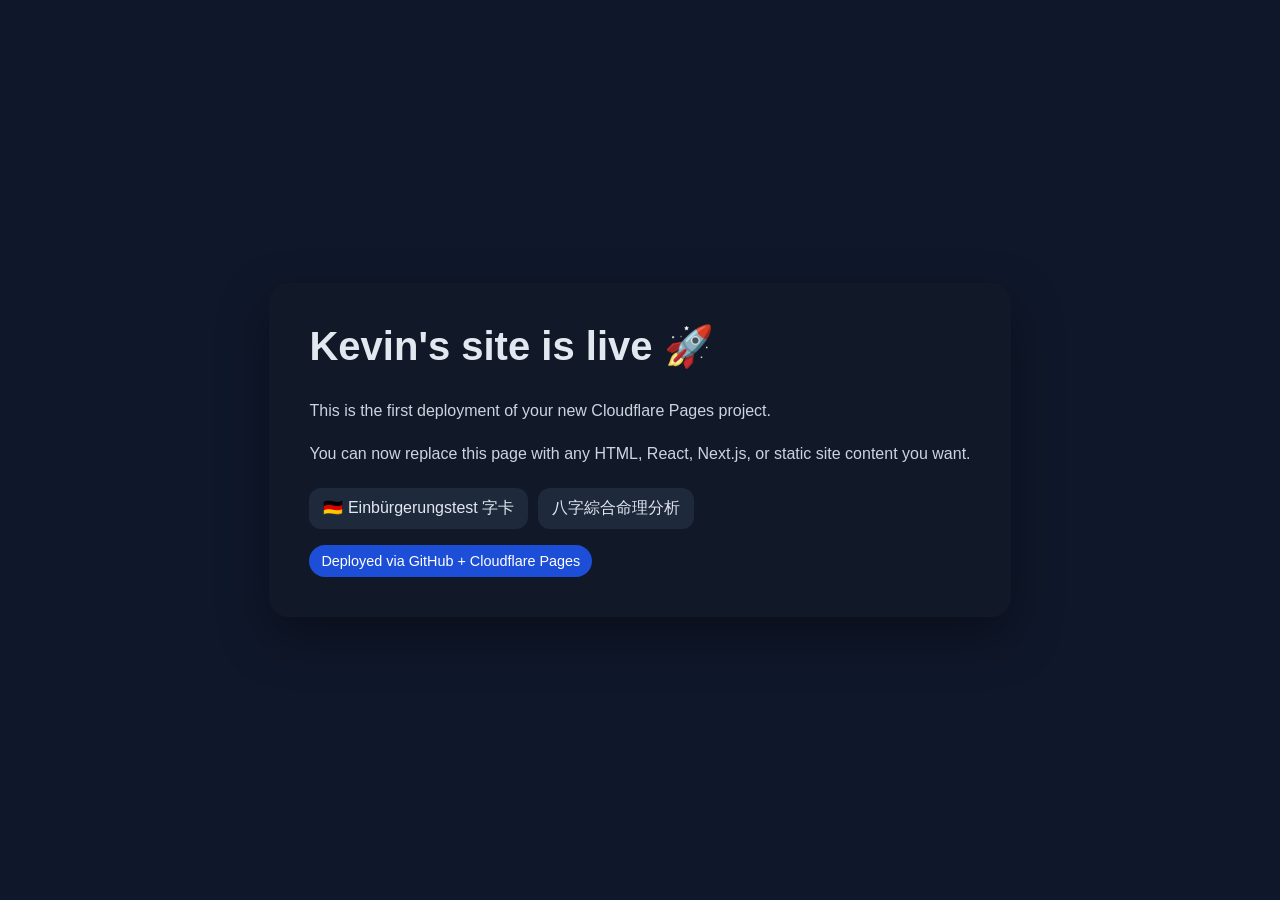
<file: index.html>
<!doctype html>
<html lang="en">
  <head>
    <meta charset="UTF-8" />
    <meta name="viewport" content="width=device-width, initial-scale=1.0" />
    <title>Kevin Site</title>
    <style>
      body { font-family: Arial, sans-serif; margin: 0; background: #0f172a; color: #e2e8f0; display: grid; place-items: center; min-height: 100vh; }
      .card { max-width: 720px; padding: 40px; border-radius: 20px; background: #111827; box-shadow: 0 20px 50px rgba(0,0,0,.35); }
      h1 { margin-top: 0; font-size: 2.5rem; }
      p { line-height: 1.7; color: #cbd5e1; }
      .links { display: flex; flex-wrap: wrap; gap: 10px; margin-top: 20px; }
      .links a { padding: 10px 14px; border-radius: 12px; background: #1e293b; color: #e2e8f0; text-decoration: none; }
      .links a:hover { background: #334155; }
      .tag { display: inline-block; margin-top: 16px; padding: 8px 12px; border-radius: 999px; background: #1d4ed8; color: white; font-size: .9rem; }
    </style>
  </head>
  <body>
    <main class="card">
      <h1>Kevin's site is live 🚀</h1>
      <p>This is the first deployment of your new Cloudflare Pages project.</p>
      <p>You can now replace this page with any HTML, React, Next.js, or static site content you want.</p>
      <nav class="links">
        <a href="./einbuergerungstest/">🇩🇪 Einbürgerungstest 字卡</a>
        <a href="./bazi/">八字綜合命理分析</a>
      </nav>
      <div class="tag">Deployed via GitHub + Cloudflare Pages</div>
    </main>
  </body>
</html>
</file>
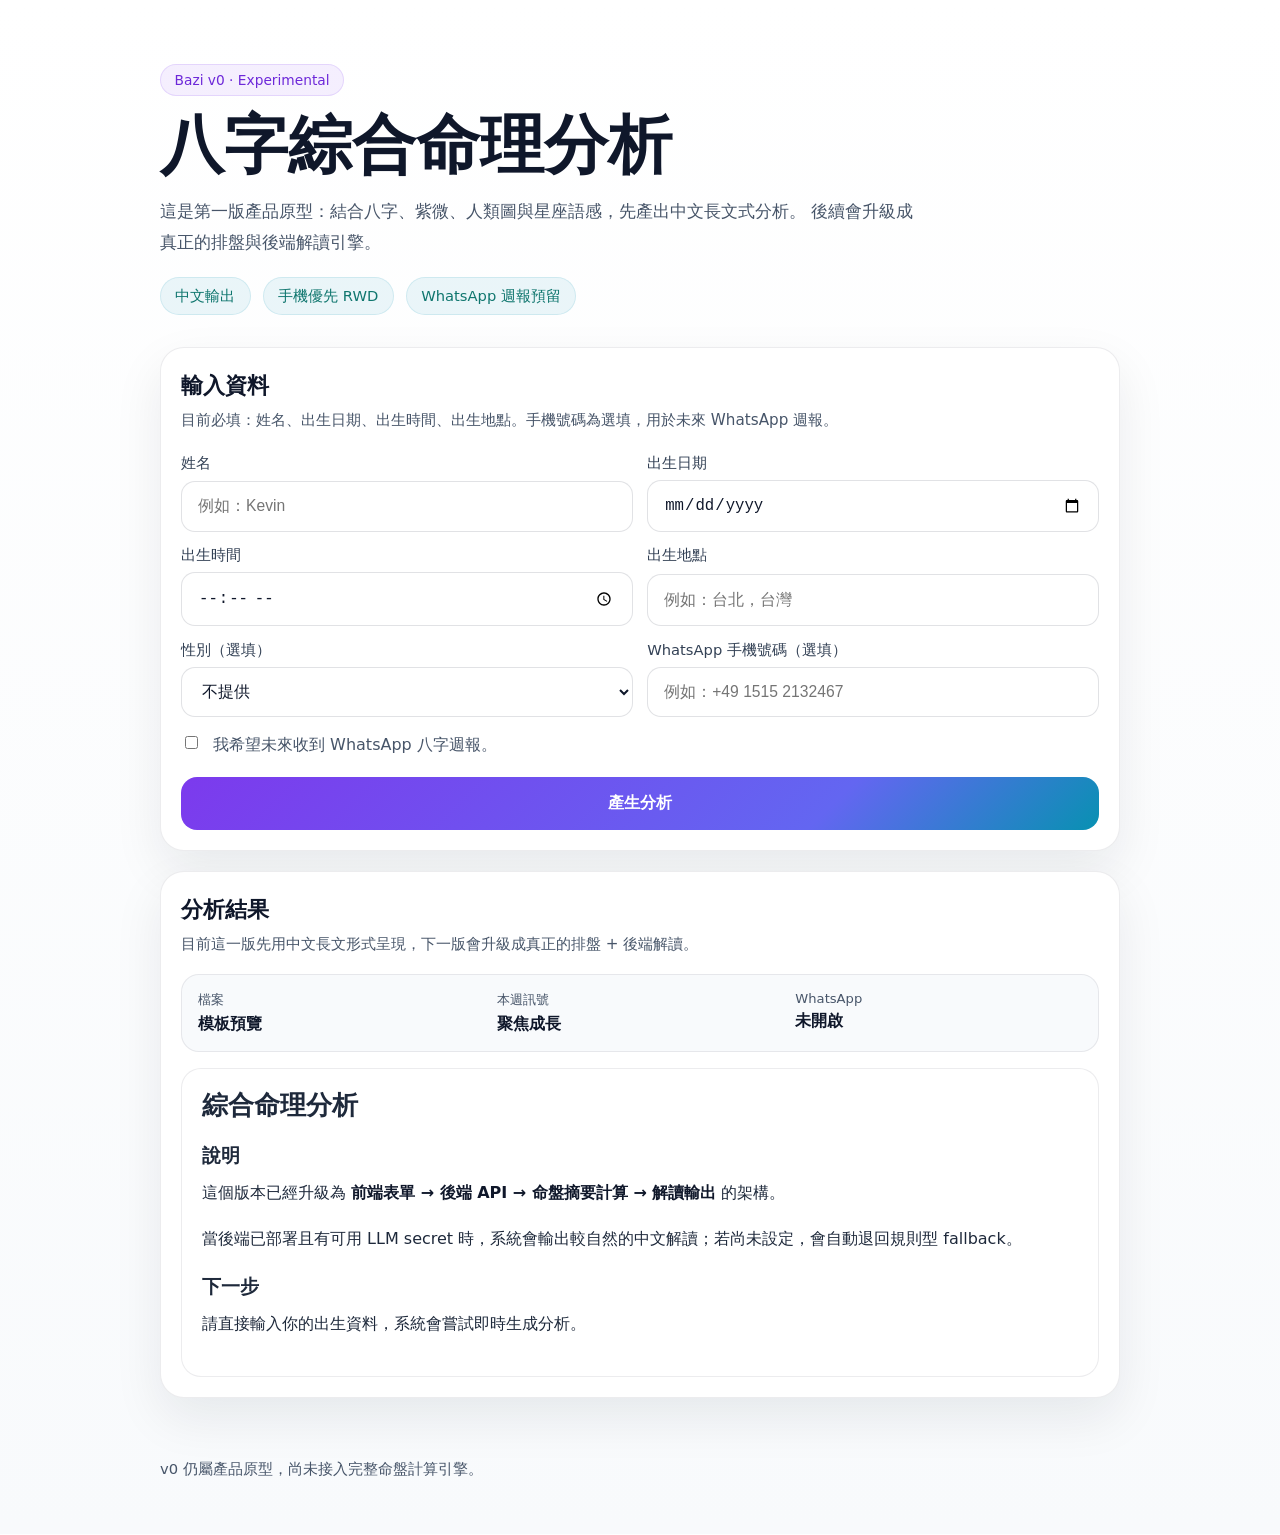
<file: bazi/index.html>
<!doctype html>
<html lang="zh-Hant">
  <head>
    <meta charset="UTF-8" />
    <meta name="viewport" content="width=device-width, initial-scale=1.0" />
    <title>八字綜合命理分析 | Kevin Site</title>
    <meta name="description" content="實驗版八字綜合命理網站：輸入姓名、生辰、出生地與 WhatsApp 選填資訊，立即產生中文分析。" />
    <link rel="stylesheet" href="./styles.css" />
  </head>
  <body>
    <header class="hero container">
      <span class="eyebrow">Bazi v0 · Experimental</span>
      <h1>八字綜合命理分析</h1>
      <p class="hero-copy">
        這是第一版產品原型：結合八字、紫微、人類圖與星座語感，先產出中文長文式分析。
        後續會升級成真正的排盤與後端解讀引擎。
      </p>
      <div class="hero-pills">
        <span>中文輸出</span>
        <span>手機優先 RWD</span>
        <span>WhatsApp 週報預留</span>
      </div>
    </header>

    <main class="container stack-layout">
      <section class="panel form-panel">
        <div class="section-head">
          <h2>輸入資料</h2>
          <p>目前必填：姓名、出生日期、出生時間、出生地點。手機號碼為選填，用於未來 WhatsApp 週報。</p>
        </div>

        <form id="bazi-form" class="bazi-form">
          <div class="field-grid two-col">
            <label class="field">
              <span>姓名</span>
              <input type="text" id="name" name="name" placeholder="例如：Kevin" required />
            </label>
            <label class="field">
              <span>出生日期</span>
              <input type="date" id="birthDate" name="birthDate" required />
            </label>
            <label class="field">
              <span>出生時間</span>
              <input type="time" id="birthTime" name="birthTime" required />
            </label>
            <label class="field">
              <span>出生地點</span>
              <input type="text" id="birthPlace" name="birthPlace" placeholder="例如：台北，台灣" required />
            </label>
            <label class="field">
              <span>性別（選填）</span>
              <select id="gender" name="gender">
                <option value="">不提供</option>
                <option value="male">男</option>
                <option value="female">女</option>
                <option value="non-binary">非二元</option>
                <option value="other">其他</option>
              </select>
            </label>
            <label class="field">
              <span>WhatsApp 手機號碼（選填）</span>
              <input type="tel" id="phone" name="phone" placeholder="例如：+49 1515 2132467" />
            </label>
          </div>

          <label class="checkbox-row">
            <input type="checkbox" id="whatsappOptIn" name="whatsappOptIn" />
            <span>我希望未來收到 WhatsApp 八字週報。</span>
          </label>

          <button class="primary-btn" type="submit">產生分析</button>
        </form>
      </section>

      <section class="panel result-panel" id="report-root">
        <div class="section-head">
          <h2>分析結果</h2>
          <p>目前這一版先用中文長文形式呈現，下一版會升級成真正的排盤 + 後端解讀。</p>
        </div>

        <div class="report-meta">
          <div><span>檔案</span><strong id="summary-name">模板預覽</strong></div>
          <div><span>本週訊號</span><strong id="summary-score">聚焦成長</strong></div>
          <div><span>WhatsApp</span><strong id="summary-whatsapp">未開啟</strong></div>
        </div>

        <article class="markdown-report" id="markdown-report"></article>
      </section>
    </main>

    <footer class="container footer">
      <p>v0 仍屬產品原型，尚未接入完整命盤計算引擎。</p>
    </footer>

    <script src="./app.js"></script>
  </body>
</html>
</file>
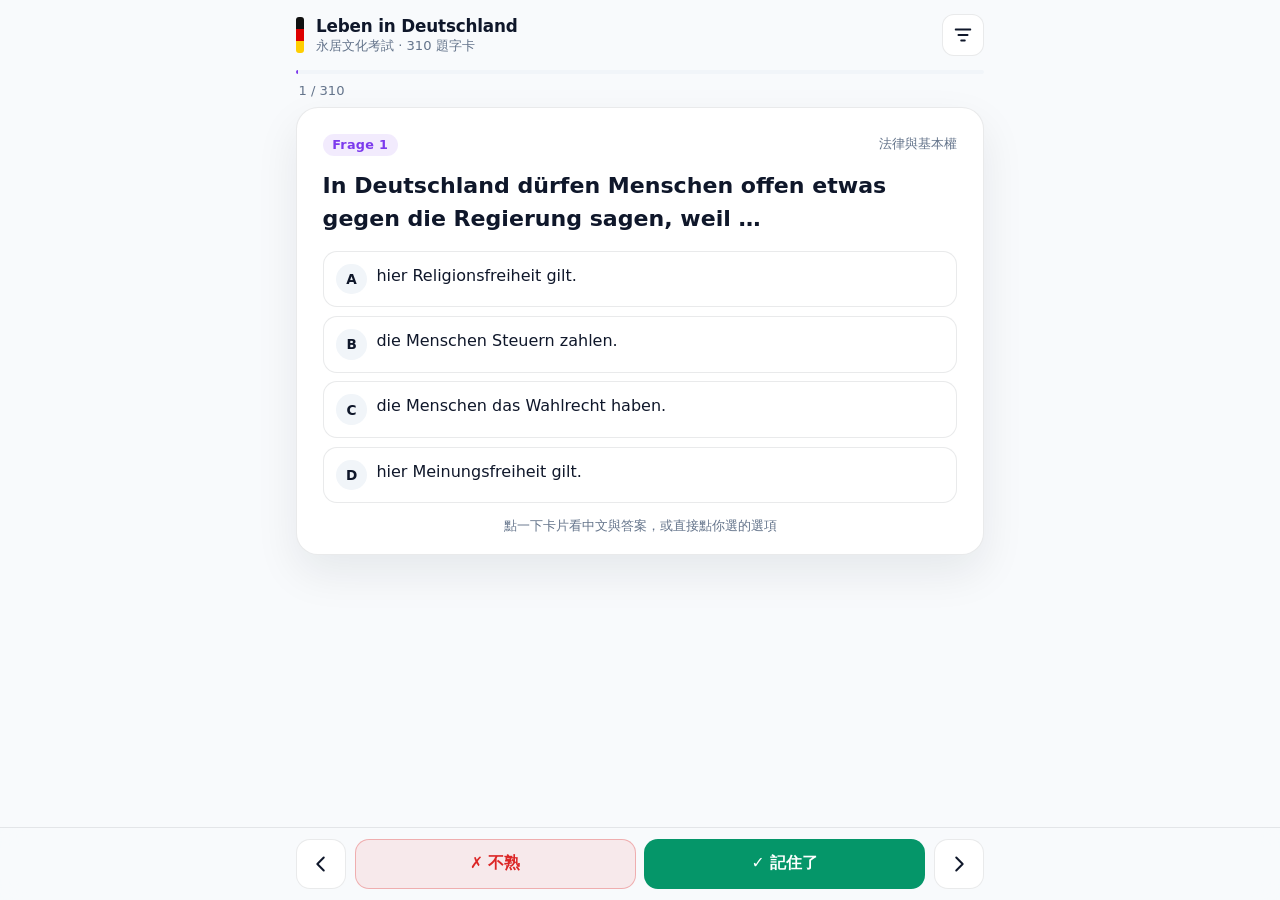
<file: einbuergerungstest/index.html>
<!doctype html>
<html lang="de">
  <head>
    <meta charset="UTF-8" />
    <meta name="viewport" content="width=device-width, initial-scale=1.0, viewport-fit=cover" />
    <title>Einbürgerungstest 字卡 | Kevin Site</title>
    <meta name="description" content="Leben in Deutschland / Einbürgerungstest 310 題字卡：德文題目在前，點擊顯示中文翻譯與正解。" />
    <meta name="theme-color" content="#ffffff" media="(prefers-color-scheme: light)" />
    <meta name="theme-color" content="#0f172a" media="(prefers-color-scheme: dark)" />
    <meta name="apple-mobile-web-app-capable" content="yes" />
    <meta name="apple-mobile-web-app-title" content="LiD 字卡" />
    <link rel="manifest" href="./manifest.webmanifest" />
    <link rel="icon" href="./icon.svg" type="image/svg+xml" />
    <link rel="apple-touch-icon" href="./icon.svg" />
    <link rel="stylesheet" href="./styles.css" />
  </head>
  <body>
    <header class="topbar">
      <div class="brand">
        <span class="flag" aria-hidden="true"><i></i><i></i><i></i></span>
        <div>
          <h1>Leben in Deutschland</h1>
          <p lang="zh-Hant">永居文化考試 · 310 題字卡</p>
        </div>
      </div>
      <button class="icon-btn" id="settings-btn" aria-label="篩選與設定" aria-expanded="false" aria-controls="settings">
        <svg viewBox="0 0 24 24" width="22" height="22" aria-hidden="true"><path d="M4 6h16M7 12h10M10 18h4" stroke="currentColor" stroke-width="2" stroke-linecap="round" fill="none"/></svg>
      </button>
    </header>

    <section class="settings" id="settings" hidden lang="zh-Hant">
      <div class="setting-row">
        <span class="setting-label">範圍</span>
        <div class="seg" data-key="set">
          <button data-val="all">全部 310</button>
          <button data-val="N">全國 300</button>
          <button data-val="B">柏林 10</button>
        </div>
      </div>
      <div class="setting-row">
        <span class="setting-label">熟練度</span>
        <div class="seg" data-key="status">
          <button data-val="all">全部</button>
          <button data-val="todo">未記住</button>
          <button data-val="learning">不熟 ✗</button>
          <button data-val="known">已熟 ✓</button>
        </div>
      </div>
      <div class="setting-row">
        <label class="setting-label" for="topic">主題</label>
        <select id="topic"></select>
      </div>
      <div class="setting-row">
        <span class="setting-label">順序</span>
        <div class="seg" data-key="order">
          <button data-val="seq">依題號</button>
          <button data-val="shuffle">隨機</button>
        </div>
      </div>
      <div class="setting-row">
        <label class="setting-label" for="jump">跳題</label>
        <form class="jump" id="jump-form">
          <input id="jump" type="number" inputmode="numeric" min="1" max="300" placeholder="1–300" />
          <button type="submit">前往</button>
        </form>
      </div>
      <div class="setting-row stats-row">
        <div class="stats" id="stats"></div>
        <button class="text-btn" id="reset-btn">清除熟練度紀錄</button>
      </div>
      <p class="source">
        題目與選項取自 BAMF《Gesamtfragenkatalog》（Stand 07.05.2025）。正解來自公開題庫資料並經交叉比對，不確定的題可再到
        <a href="https://oet.bamf.de/" target="_blank" rel="noopener">oet.bamf.de</a> 驗證。中文為非官方翻譯。
      </p>
    </section>

    <main class="stage">
      <div class="progress" aria-hidden="true"><div class="progress-bar" id="progress-bar"></div></div>
      <div class="deck-meta">
        <span id="position">–</span>
        <span id="badge" class="badge" hidden></span>
      </div>

      <article class="card" id="card" tabindex="0" aria-live="polite">
        <div class="card-head">
          <span class="qnum" id="qnum"></span>
          <span class="topic" id="qtopic" lang="zh-Hant"></span>
        </div>
        <h2 class="question" id="question"></h2>
        <p class="question-zh" id="question-zh" lang="zh-Hant"></p>
        <div class="picture" id="picture" lang="zh-Hant" hidden></div>
        <ol class="options" id="options"></ol>
        <p class="tap-hint" id="tap-hint" lang="zh-Hant">點一下卡片看中文與答案，或直接點你選的選項</p>
      </article>

      <p class="empty" id="empty" lang="zh-Hant" hidden>這個篩選條件下沒有題目。打開右上角選單換個範圍吧。</p>
    </main>

    <nav class="actions" lang="zh-Hant">
      <button class="nav-btn" id="prev-btn" aria-label="上一題">
        <svg viewBox="0 0 24 24" width="22" height="22" aria-hidden="true"><path d="M15 5l-7 7 7 7" stroke="currentColor" stroke-width="2.2" fill="none" stroke-linecap="round" stroke-linejoin="round"/></svg>
      </button>
      <button class="mark-btn learning" id="learning-btn">✗ 不熟</button>
      <button class="mark-btn known" id="known-btn">✓ 記住了</button>
      <button class="nav-btn" id="next-btn" aria-label="下一題">
        <svg viewBox="0 0 24 24" width="22" height="22" aria-hidden="true"><path d="M9 5l7 7-7 7" stroke="currentColor" stroke-width="2.2" fill="none" stroke-linecap="round" stroke-linejoin="round"/></svg>
      </button>
    </nav>

    <script src="./questions.js"></script>
    <script src="./app.js"></script>
  </body>
</html>
</file>
<file: bazi/styles.css>
:root {
  --bg: #f8fafc;
  --bg-soft: #ffffff;
  --card: #ffffff;
  --card-strong: #ffffff;
  --border: rgba(15, 23, 42, 0.08);
  --text: #0f172a;
  --muted: #475569;
  --accent: #7c3aed;
  --accent-2: #0891b2;
  --shadow: 0 20px 50px rgba(15, 23, 42, 0.08);
}
* { box-sizing: border-box; }
body {
  margin: 0;
  font-family: Inter, "Noto Sans TC", ui-sans-serif, system-ui, -apple-system, BlinkMacSystemFont, "Segoe UI", sans-serif;
  background: linear-gradient(180deg, #ffffff 0%, #f8fafc 100%);
  color: var(--text);
  min-height: 100vh;
}
.container { width: min(960px, calc(100% - 1.5rem)); margin: 0 auto; }
.hero { padding: 4rem 0 2rem; }
.eyebrow { display: inline-flex; padding: .45rem .85rem; background: rgba(124,58,237,.08); border: 1px solid rgba(124,58,237,.14); border-radius: 999px; color: #6d28d9; font-size: .86rem; }
.hero h1 { margin: 1rem 0 .8rem; font-size: clamp(2.2rem, 5vw, 4rem); line-height: 1.05; }
.hero-copy { max-width: 760px; color: var(--muted); font-size: 1.05rem; line-height: 1.8; }
.hero-pills { display: flex; flex-wrap: wrap; gap: .75rem; margin-top: 1.25rem; }
.hero-pills span { padding: .55rem .9rem; border-radius: 999px; background: rgba(8,145,178,.08); border: 1px solid rgba(8,145,178,.12); color: #0f766e; font-size: .92rem; }
.stack-layout { display: grid; grid-template-columns: 1fr; gap: 1.25rem; padding-bottom: 3rem; }
.panel { background: var(--card); border: 1px solid var(--border); box-shadow: var(--shadow); border-radius: 24px; padding: 1.25rem; }
.section-head h2 { margin: .1rem 0 .45rem; font-size: 1.4rem; }
.section-head p { margin: 0; color: var(--muted); line-height: 1.7; font-size: .95rem; }
.bazi-form { margin-top: 1.25rem; }
.field-grid { display: grid; gap: .9rem; }
.two-col { grid-template-columns: repeat(2, minmax(0, 1fr)); }
.field { display: grid; gap: .45rem; }
.field span { font-size: .92rem; color: #334155; }
.field input, .field select {
  width: 100%; border-radius: 14px; border: 1px solid rgba(15,23,42,.12); background: var(--card-strong); color: var(--text); padding: .92rem 1rem; font-size: .98rem; outline: none;
}
.field input:focus, .field select:focus { border-color: rgba(124,58,237,.55); box-shadow: 0 0 0 3px rgba(124,58,237,.12); }
.checkbox-row { display: flex; align-items: flex-start; gap: .75rem; margin: 1rem 0 1.2rem; color: var(--muted); line-height: 1.55; }
.checkbox-row input { margin-top: .2rem; }
.primary-btn { width: 100%; border: none; border-radius: 16px; padding: 1rem 1.1rem; color: white; font-weight: 700; font-size: 1rem; background: linear-gradient(135deg, var(--accent), #6366f1 70%, var(--accent-2)); cursor: pointer; }
.report-meta { display: grid; grid-template-columns: repeat(3, minmax(0, 1fr)); gap: .75rem; padding: 1rem; border-radius: 18px; background: #f8fafc; border: 1px solid var(--border); margin-top: 1rem; }
.report-meta span { display: block; color: var(--muted); font-size: .82rem; margin-bottom: .35rem; }
.markdown-report { margin-top: 1rem; padding: 1.25rem; border-radius: 20px; background: #fff; border: 1px solid var(--border); line-height: 1.9; color: #1e293b; }
.markdown-report h1, .markdown-report h2, .markdown-report h3 { line-height: 1.3; margin: 1.25rem 0 .65rem; }
.markdown-report h1 { font-size: 1.6rem; margin-top: 0; }
.markdown-report h2 { font-size: 1.18rem; }
.markdown-report h3 { font-size: 1rem; color: #0f172a; }
.markdown-report p { margin: 0 0 1rem; }
.markdown-report ul, .markdown-report ol { margin: 0 0 1rem; padding-left: 1.2rem; }
.markdown-report li { margin-bottom: .45rem; }
.markdown-report strong { color: #0f172a; }
.footer { padding-bottom: 2.5rem; color: var(--muted); font-size: .92rem; }
@media (max-width: 760px) {
  .two-col, .report-meta { grid-template-columns: 1fr; }
  .panel { padding: 1rem; border-radius: 20px; }
  .hero { padding-top: 3.2rem; }
  .hero-copy { font-size: .98rem; }
}
</file>
<file: einbuergerungstest/styles.css>
:root {
  --bg: #f8fafc;
  --card: #ffffff;
  --border: rgba(15, 23, 42, 0.09);
  --text: #0f172a;
  --muted: #64748b;
  --soft: #f1f5f9;
  --accent: #7c3aed;
  --accent-soft: rgba(124, 58, 237, 0.1);
  --good: #059669;
  --good-soft: rgba(5, 150, 105, 0.1);
  --bad: #dc2626;
  --bad-soft: rgba(220, 38, 38, 0.08);
  --shadow: 0 18px 44px rgba(15, 23, 42, 0.08);
}
@media (prefers-color-scheme: dark) {
  :root:not([data-theme="light"]) {
    --bg: #0b1120;
    --card: #111827;
    --border: rgba(148, 163, 184, 0.16);
    --text: #e2e8f0;
    --muted: #94a3b8;
    --soft: #1e293b;
    --accent: #a78bfa;
    --accent-soft: rgba(167, 139, 250, 0.14);
    --good: #34d399;
    --good-soft: rgba(52, 211, 153, 0.12);
    --bad: #f87171;
    --bad-soft: rgba(248, 113, 113, 0.12);
    --shadow: 0 18px 44px rgba(0, 0, 0, 0.35);
    color-scheme: dark;
  }
}
:root[data-theme="dark"] {
  --bg: #0b1120;
  --card: #111827;
  --border: rgba(148, 163, 184, 0.16);
  --text: #e2e8f0;
  --muted: #94a3b8;
  --soft: #1e293b;
  --accent: #a78bfa;
  --accent-soft: rgba(167, 139, 250, 0.14);
  --good: #34d399;
  --good-soft: rgba(52, 211, 153, 0.12);
  --bad: #f87171;
  --bad-soft: rgba(248, 113, 113, 0.12);
  --shadow: 0 18px 44px rgba(0, 0, 0, 0.35);
  color-scheme: dark;
}
* { box-sizing: border-box; }
html { -webkit-text-size-adjust: 100%; }
body {
  margin: 0;
  font-family: Inter, "Noto Sans TC", ui-sans-serif, system-ui, -apple-system, BlinkMacSystemFont, "Segoe UI", sans-serif;
  background: var(--bg);
  color: var(--text);
  min-height: 100vh;
  min-height: 100dvh;
  display: flex;
  flex-direction: column;
  -webkit-tap-highlight-color: transparent;
}
button { font: inherit; color: inherit; }
[hidden] { display: none !important; }

/* ---------- top bar ---------- */
.topbar {
  display: flex; align-items: center; justify-content: space-between; gap: 1rem;
  width: min(720px, 100%); margin: 0 auto;
  padding: calc(.9rem + env(safe-area-inset-top)) 1rem .6rem;
}
.brand { display: flex; align-items: center; gap: .75rem; }
.flag { display: grid; grid-template-rows: repeat(3, 1fr); width: 8px; height: 36px; border-radius: 3px; overflow: hidden; }
.flag i:nth-child(1) { background: #111; }
.flag i:nth-child(2) { background: #dd0000; }
.flag i:nth-child(3) { background: #ffce00; }
.brand h1 { margin: 0; font-size: 1.05rem; letter-spacing: -.01em; }
.brand p { margin: .1rem 0 0; font-size: .82rem; color: var(--muted); }
.icon-btn {
  display: grid; place-items: center; width: 42px; height: 42px; border-radius: 12px;
  border: 1px solid var(--border); background: var(--card); cursor: pointer;
}
.icon-btn[aria-expanded="true"] { background: var(--accent-soft); color: var(--accent); }

/* ---------- settings ---------- */
.settings {
  width: min(720px, calc(100% - 2rem)); margin: 0 auto .5rem;
  background: var(--card); border: 1px solid var(--border); border-radius: 18px;
  padding: 1rem; display: grid; gap: .85rem; box-shadow: var(--shadow);
}
.setting-row { display: grid; grid-template-columns: 4.3rem 1fr; align-items: center; gap: .6rem; }
.setting-label { font-size: .85rem; color: var(--muted); }
.seg { display: flex; flex-wrap: wrap; gap: .4rem; }
.seg button, .jump button {
  border: 1px solid var(--border); background: var(--soft); border-radius: 999px;
  padding: .42rem .72rem; font-size: .86rem; cursor: pointer;
}
.seg button.on { background: var(--accent); border-color: var(--accent); color: #fff; }
select, .jump input {
  width: 100%; border: 1px solid var(--border); background: var(--soft); color: var(--text);
  border-radius: 12px; padding: .55rem .75rem; font-size: .95rem;
}
.jump { display: flex; gap: .5rem; }
.jump input { flex: 1; min-width: 0; }
.stats-row { grid-template-columns: 1fr auto; }
.stats { font-size: .88rem; color: var(--muted); }
.stats b { color: var(--text); }
.text-btn { border: none; background: none; color: var(--bad); font-size: .85rem; cursor: pointer; padding: .3rem 0; }
.source { margin: 0; font-size: .78rem; line-height: 1.6; color: var(--muted); }
.source a { color: var(--accent); }

/* ---------- card ---------- */
.stage { flex: 1; width: min(720px, 100%); margin: 0 auto; padding: .25rem 1rem 7.5rem; }
.progress { height: 4px; border-radius: 99px; background: var(--soft); overflow: hidden; }
.progress-bar { height: 100%; width: 0; background: var(--accent); transition: width .25s ease; }
.deck-meta { display: flex; justify-content: space-between; align-items: center; margin: .55rem .15rem .6rem; font-size: .82rem; color: var(--muted); font-variant-numeric: tabular-nums; }
.badge { font-size: .76rem; padding: .18rem .55rem; border-radius: 99px; }
.badge.known { background: var(--good-soft); color: var(--good); }
.badge.learning { background: var(--bad-soft); color: var(--bad); }

.card {
  background: var(--card); border: 1px solid var(--border); border-radius: 22px;
  box-shadow: var(--shadow); padding: 1.25rem 1.15rem 1rem; cursor: pointer; outline: none;
  user-select: none; -webkit-user-select: none;
  transition: transform .18s ease, opacity .18s ease;
}
.card:focus-visible { box-shadow: 0 0 0 3px var(--accent-soft), var(--shadow); }
.card.slide-left { transform: translateX(-24px); opacity: 0; }
.card.slide-right { transform: translateX(24px); opacity: 0; }
.card-head { display: flex; justify-content: space-between; align-items: center; gap: .5rem; margin-bottom: .8rem; }
.qnum { font-size: .8rem; font-weight: 700; letter-spacing: .02em; color: var(--accent); background: var(--accent-soft); padding: .22rem .6rem; border-radius: 99px; }
.topic { font-size: .8rem; color: var(--muted); }
.question { margin: 0; font-size: 1.22rem; line-height: 1.5; font-weight: 650; }
.question-zh { margin: .55rem 0 0; font-size: 1rem; line-height: 1.65; color: var(--muted); display: none; }
.revealed .question-zh { display: block; }

.picture { margin-top: .8rem; padding: .7rem .85rem; border-radius: 14px; background: var(--soft); font-size: .88rem; line-height: 1.6; color: var(--muted); }
.picture a { color: var(--accent); }
.picture .hint { display: none; margin-top: .35rem; color: var(--text); }
.revealed .picture .hint { display: block; }

.options { list-style: none; margin: 1rem 0 0; padding: 0; display: grid; gap: .55rem; }
.option {
  display: grid; grid-template-columns: 1.9rem 1fr; gap: .6rem; align-items: start;
  padding: .75rem .8rem; border-radius: 14px; border: 1px solid var(--border); background: var(--card);
  transition: background .15s ease, border-color .15s ease;
}
.option .letter {
  display: grid; place-items: center; width: 1.9rem; height: 1.9rem; border-radius: 50%;
  background: var(--soft); font-size: .85rem; font-weight: 700;
}
.option .de { font-size: 1rem; line-height: 1.5; }
.option .zh { display: none; margin-top: .2rem; font-size: .9rem; line-height: 1.55; color: var(--muted); }
.revealed .option .zh { display: block; }
.revealed .option.correct { background: var(--good-soft); border-color: var(--good); }
.revealed .option.correct .letter { background: var(--good); color: #fff; }
.revealed .option.picked:not(.correct) { background: var(--bad-soft); border-color: var(--bad); }
.revealed .option.picked:not(.correct) .letter { background: var(--bad); color: #fff; }
.revealed .option:not(.correct):not(.picked) { opacity: .62; }

.tap-hint { margin: .95rem 0 0; text-align: center; font-size: .8rem; color: var(--muted); }
.revealed .tap-hint { display: none; }
.empty { text-align: center; color: var(--muted); padding: 3rem 1rem; line-height: 1.7; }

/* ---------- bottom actions ---------- */
.actions {
  position: fixed; left: 0; right: 0; bottom: 0;
  display: grid; grid-template-columns: auto 1fr 1fr auto; gap: .55rem;
  padding: .7rem max(1rem, calc((100% - 720px) / 2 + 1rem)) calc(.7rem + env(safe-area-inset-bottom));
  background: color-mix(in srgb, var(--bg) 88%, transparent);
  backdrop-filter: blur(12px); -webkit-backdrop-filter: blur(12px);
  border-top: 1px solid var(--border);
}
.nav-btn {
  display: grid; place-items: center; width: 50px; height: 50px; border-radius: 14px;
  border: 1px solid var(--border); background: var(--card); cursor: pointer;
}
.mark-btn { height: 50px; border-radius: 14px; font-weight: 700; font-size: .98rem; cursor: pointer; border: 1px solid transparent; }
.mark-btn.learning { background: var(--bad-soft); color: var(--bad); border-color: color-mix(in srgb, var(--bad) 30%, transparent); }
.mark-btn.known { background: var(--good); color: #fff; }
.nav-btn:disabled, .mark-btn:disabled { opacity: .4; cursor: default; }

@media (min-width: 640px) {
  .card { padding: 1.6rem 1.6rem 1.2rem; }
  .question { font-size: 1.38rem; }
}
@media (hover: hover) {
  .option:hover { border-color: var(--accent); }
  .nav-btn:hover, .icon-btn:hover { border-color: var(--accent); }
}
@media (prefers-reduced-motion: reduce) {
  .card, .progress-bar { transition: none; }
}

.toast {
  position: fixed; left: 50%; bottom: calc(5.6rem + env(safe-area-inset-bottom));
  transform: translate(-50%, 8px); opacity: 0; pointer-events: none;
  background: var(--text); color: var(--bg); padding: .55rem 1rem; border-radius: 99px;
  font-size: .88rem; transition: opacity .2s ease, transform .2s ease;
}
.toast.show { opacity: 1; transform: translate(-50%, 0); }
</file>
